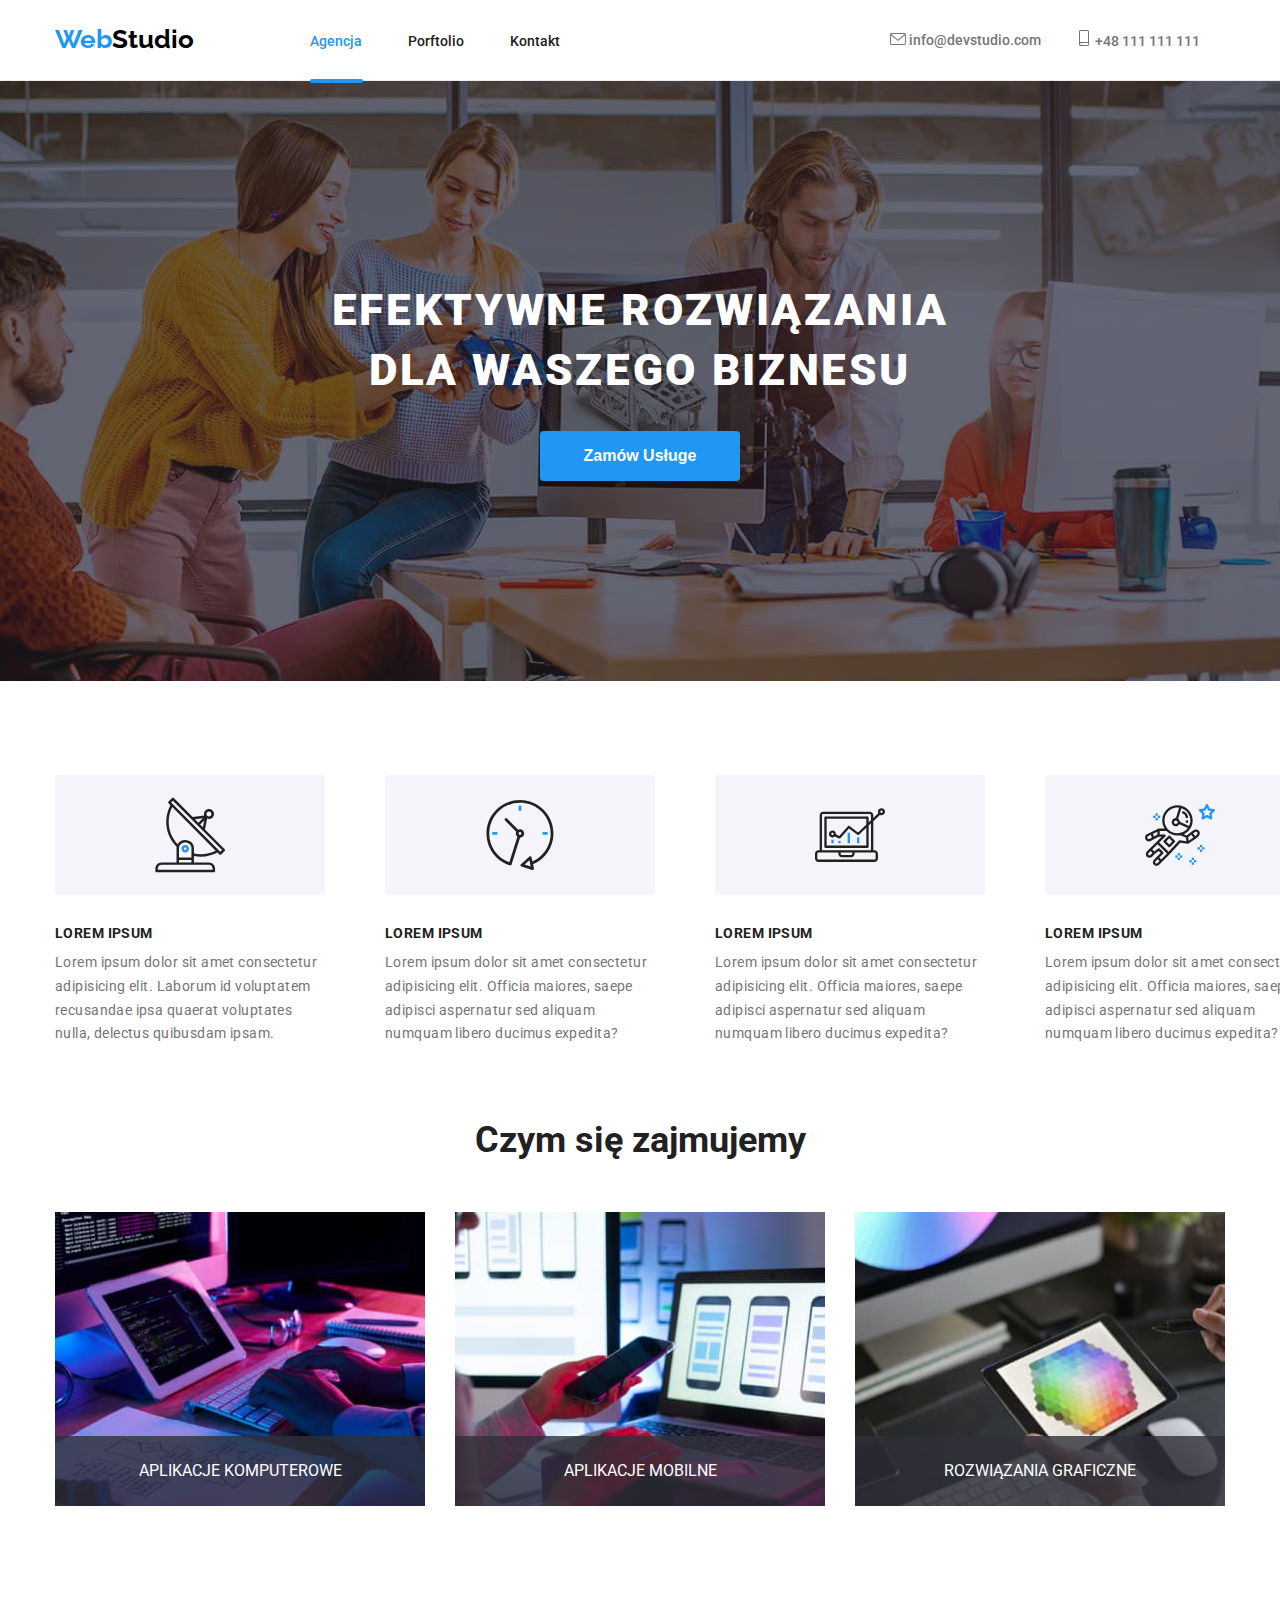
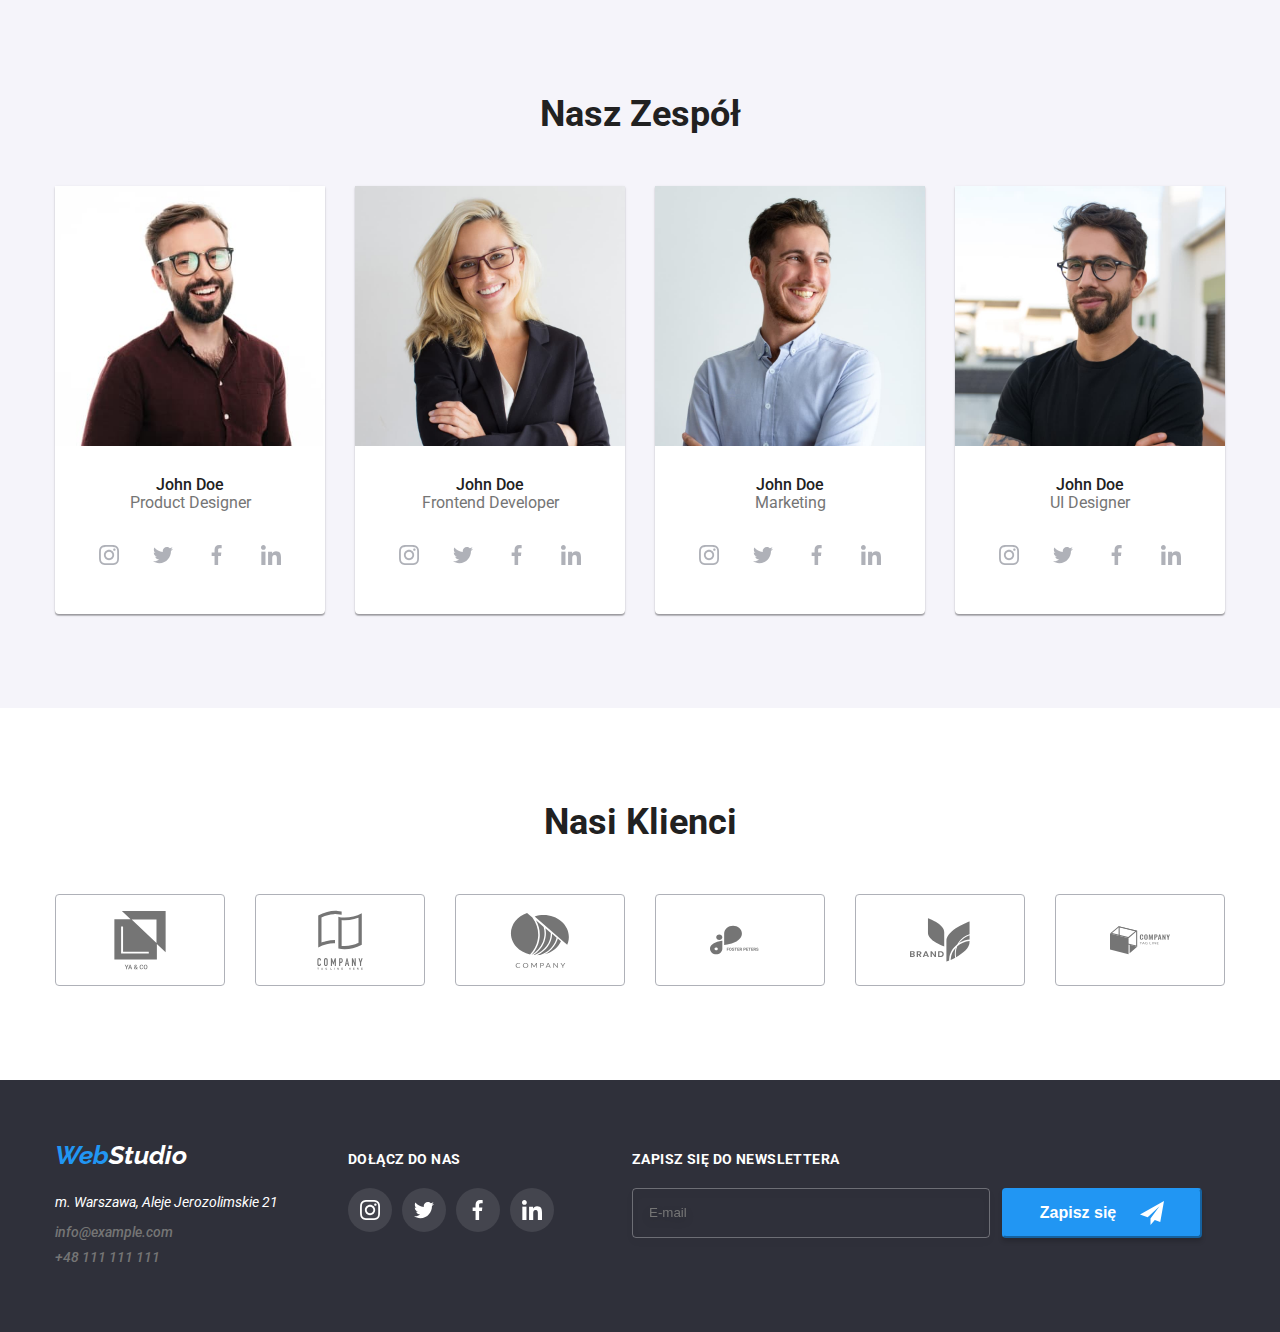
<file: index.html>
<!DOCTYPE html>
<html lang="pl">
  <head>
    <meta charset="UTF-8" />
    <meta http-equiv="X-UA-Compatible" content="IE=edge" />
    <meta name="viewport" content="width=device-width, initial-scale=1.0" />
    <link rel="preconnect" href="https://fonts.googleapis.com" />
    <link rel="preconnect" href="https://fonts.gstatic.com" crossorigin />
    <link
      href="https://fonts.googleapis.com/css2?family=Raleway:wght@700&family=Roboto:wght@400;500;700;900&display=swap"
      rel="stylesheet"
    />
    <link
      rel="stylesheet"
      href="https://cdnjs.cloudflare.com/ajax/libs/modern-normalize/1.1.0/modern-normalize.min.css"
      integrity="sha512-wpPYUAdjBVSE4KJnH1VR1HeZfpl1ub8YT/NKx4PuQ5NmX2tKuGu6U/JRp5y+Y8XG2tV+wKQpNHVUX03MfMFn9Q=="
      crossorigin="anonymous"
      referrerpolicy="no-referrer"
    />
    <link rel="stylesheet" href="./css/style.css" />
    <title>WebStudio</title>
  </head>
  <body>
    <header class="bottom-line">
      <nav class="container site-nav flex-nav-container">
        <div class="flex-logo-nav">
          <div>
            <a class="logo" href="index.html">
              <span class="logo-color">Web</span>Studio
            </a>
          </div>
          <nav>
            <ul class="navigation-list">
              <li>
                <a class="navigation navigation-active" href="index.html"
                  >Agencja</a
                >
              </li>
              <li>
                <a class="navigation" href="portfolio.html">Porftolio</a>
              </li>
              <li>
                <a class="navigation" href="#">Kontakt</a>
              </li>
            </ul>
          </nav>
        </div>
        <div class="contact-nav">
          <a class="link-contact" href="mailto:info@devstudio.com">
            <svg class="icon-header" width="16px" height="12px">
              <use href="images/icons.svg#icon-envelope"></use>
            </svg>
            info@devstudio.com
          </a>
          <a class="link-contact" href="tel:+48111111111"
            ><svg class="icon-header" width="16px" height="16px">
              <use href="images/icons.svg#icon-smartphone"></use>
            </svg>
            +48 111 111 111
          </a>
        </div>
      </nav>
    </header>
    <main>
      <section class="main-box">
        <div class="marketing-slogan">
          <h1 class="title-main">EFEKTYWNE ROZWIĄZANIA DLA WASZEGO BIZNESU</h1>
          <button class="button-order" data-modal-open>Zamów Usługe</button>
        </div>
      </section>
      <section>
        <ul class="container container-text">
          <li class="text-content">
            <div class="icon-box-style">
              <svg class="icon-box">
                <use href="images/icons.svg#icon-antenna" />
              </svg>
            </div>
            <h3 class="title-marketing">Lorem Ipsum</h3>
            <p class="text-marketing">
              Lorem ipsum dolor sit amet consectetur adipisicing elit. Laborum
              id voluptatem recusandae ipsa quaerat voluptates nulla, delectus
              quibusdam ipsam.
            </p>
          </li>
          <li class="text-content">
            <div class="icon-box-style">
              <svg class="icon-box">
                <use href="images/icons.svg#icon-clock" />
              </svg>
            </div>
            <h3 class="title-marketing">Lorem Ipsum</h3>
            <p class="text-marketing">
              Lorem ipsum dolor sit amet consectetur adipisicing elit. Officia
              maiores, saepe adipisci aspernatur sed aliquam numquam libero
              ducimus expedita?
            </p>
          </li>
          <li class="text-content">
            <div class="icon-box-style">
              <svg class="icon-box">
                <use href="images/icons.svg#icon-diagram" />
              </svg>
            </div>
            <h3 class="title-marketing">Lorem Ipsum</h3>
            <p class="text-marketing">
              Lorem ipsum dolor sit amet consectetur adipisicing elit. Officia
              maiores, saepe adipisci aspernatur sed aliquam numquam libero
              ducimus expedita?
            </p>
          </li>
          <li class="text-content">
            <div class="icon-box-style">
              <svg class="icon-box">
                <use href="images/icons.svg#icon-astronaut" />
              </svg>
            </div>
            <h3 class="title-marketing">Lorem Ipsum</h3>
            <p class="text-marketing">
              Lorem ipsum dolor sit amet consectetur adipisicing elit. Officia
              maiores, saepe adipisci aspernatur sed aliquam numquam libero
              ducimus expedita?
            </p>
          </li>
        </ul>
      </section>
      <section class="container image-content">
        <h2 class="title-image">Czym się zajmujemy</h2>
        <ul class="container-image">
          <li class="image-box">
            <img
              src="images/programer_working.jpg"
              width="370"
              height="294"
              alt="pracujący programista przy biurku w biurze"
            />
            <div class="title-box-name">
              <p class="tile-box-name-style">Aplikacje komputerowe</p>
            </div>
          </li>
          <li class="image-box">
            <img
              src="images/web_ui_designers.jpg"
              width="370"
              height="294"
              alt="projektant interfejsu internetowego opracowywujący interfejs aplikacji na telefony komórkowe"
            />
            <div class="title-box-name">
              <p class="tile-box-name-style">Aplikacje mobilne</p>
            </div>
          </li>
          <li class="image-box">
            <img
              src="images/creative_artist_web.jpg"
              width="370"
              height="294"
              alt="projektant kreatywny pracujący na wyborem colorów projektu graficznego"
            />
            <div class="title-box-name">
              <p class="tile-box-name-style">Rozwiązania graficzne</p>
            </div>
          </li>
        </ul>
      </section>
      <section class="team-section">
        <div class="container team-container">
          <h2 class="title-image">Nasz Zespół</h2>
          <ul class="team-box">
            <li class="image-box-team">
              <img
                src="images/team/product_designer.jpg"
                width="270"
                height="260"
                alt="mężczyzna o brązowych włosach ciemnym zaroście w okularach ubrany w brązową koszulę"
              />
              <div class="name-worker">John Doe</div>
              <div class="department-worker">Product Designer</div>
              <div class="team-icon-flex">
                <a href="#" class="icon-social-media-button">
                  <svg class="icon-social-media-team">
                    <use href="images/icons.svg#icon-instagram" />
                  </svg>
                </a>
                <a href="#" class="icon-social-media-button">
                  <svg class="icon-social-media-team">
                    <use href="images/icons.svg#icon-twitter" />
                  </svg>
                </a>
                <a href="#" class="icon-social-media-button">
                  <svg class="icon-social-media-team">
                    <use href="images/icons.svg#icon-facebook" />
                  </svg>
                </a>
                <a href="#" class="icon-social-media-button">
                  <svg class="icon-social-media-team">
                    <use href="images/icons.svg#icon-linkedin" />
                  </svg>
                </a>
              </div>
            </li>
            <li class="image-box-team">
              <img
                src="images/team/frontend_developer.jpg"
                width="270"
                height="260"
                alt="młoda kobieta o blond włosach jasnej karnacji i okularch ubrana w czarna marynarke oraz biała koszulę"
              />
              <div class="name-worker">John Doe</div>
              <div class="department-worker">Frontend Developer</div>
              <div class="team-icon-flex">
                <a href="#" class="icon-social-media-button">
                  <svg class="icon-social-media-team">
                    <use href="images/icons.svg#icon-instagram" />
                  </svg>
                </a>
                <a href="#" class="icon-social-media-button">
                  <svg class="icon-social-media-team">
                    <use href="images/icons.svg#icon-twitter" />
                  </svg>
                </a>
                <a href="#" class="icon-social-media-button">
                  <svg class="icon-social-media-team">
                    <use href="images/icons.svg#icon-facebook" />
                  </svg>
                </a>
                <a href="#" class="icon-social-media-button">
                  <svg class="icon-social-media-team">
                    <use href="images/icons.svg#icon-linkedin" />
                  </svg>
                </a>
              </div>
            </li>
            <li class="image-box-team">
              <img
                src="images/team/marketing.jpg"
                width="270"
                height="260"
                alt="młody mężczyzna o jasno brązowych włosach z delikatnym zarostem ubrany w jasno niebieską koszulę"
              />
              <div class="name-worker">John Doe</div>
              <div class="department-worker">Marketing</div>
              <div class="team-icon-flex">
                <a href="#" class="icon-social-media-button">
                  <svg class="icon-social-media-team">
                    <use href="images/icons.svg#icon-instagram" />
                  </svg>
                </a>
                <a href="#" class="icon-social-media-button">
                  <svg class="icon-social-media-team">
                    <use href="images/icons.svg#icon-twitter" />
                  </svg>
                </a>
                <a href="#" class="icon-social-media-button">
                  <svg class="icon-social-media-team">
                    <use href="images/icons.svg#icon-facebook" />
                  </svg>
                </a>
                <a href="#" class="icon-social-media-button">
                  <svg class="icon-social-media-team">
                    <use href="images/icons.svg#icon-linkedin" />
                  </svg>
                </a>
              </div>
            </li>
            <li class="image-box-team">
              <img
                src="images/team/ui_designer.jpg"
                width="270"
                height="260"
                alt="mężczyzna w srednim wieku o czarnych włosach z zarostem na twarzy ubrany w czarną koszulkę z krótkim rękawem"
              />
              <div class="name-worker">John Doe</div>
              <div class="department-worker">UI Designer</div>
              <div class="team-icon-flex">
                <a href="#" class="icon-social-media-button">
                  <svg class="icon-social-media-team">
                    <use href="images/icons.svg#icon-instagram" />
                  </svg>
                </a>
                <a href="#" class="icon-social-media-button">
                  <svg class="icon-social-media-team">
                    <use href="images/icons.svg#icon-twitter" />
                  </svg>
                </a>
                <a href="#" class="icon-social-media-button">
                  <svg class="icon-social-media-team">
                    <use href="images/icons.svg#icon-facebook" />
                  </svg>
                </a>
                <a href="#" class="icon-social-media-button">
                  <svg class="icon-social-media-team">
                    <use href="images/icons.svg#icon-linkedin" />
                  </svg>
                </a>
              </div>
            </li>
          </ul>
        </div>
      </section>
      <section>
        <div class="container company-container">
          <h2 class="title-image team-container">Nasi Klienci</h2>
          <ul class="team-box">
            <li>
              <a class="icon-box-company" href="#">
                <div class="icon-company-flex" href="#">
                  <svg class="icon-company">
                    <use href="images/icons.svg#icon-yaco" />
                  </svg>
                </div>
              </a>
            </li>
            <li>
              <a class="icon-box-company" href="#">
                <div class="icon-company-flex">
                  <svg class="icon-company">
                    <use href="images/icons.svg#icon-company-taglinehere" />
                  </svg>
                </div>
              </a>
            </li>
            <li>
              <a class="icon-box-company" href="#">
                <div class="icon-company-flex">
                  <svg class="icon-company">
                    <use href="images/icons.svg#icon-company" />
                  </svg>
                </div>
              </a>
            </li>
            <li>
              <a class="icon-box-company" href="#">
                <div class="icon-company-flex">
                  <svg class="icon-company">
                    <use href="images/icons.svg#icon-fosterpeters" />
                  </svg>
                </div>
              </a>
            </li>
            <li>
              <a class="icon-box-company" href="#">
                <div class="icon-company-flex">
                  <svg class="icon-company">
                    <use href="images/icons.svg#icon-brand" />
                  </svg>
                </div>
              </a>
            </li>
            <li>
              <a class="icon-box-company" href="#">
                <div class="icon-company-flex">
                  <svg class="icon-company">
                    <use href="images/icons.svg#icon-company-tagline" />
                  </svg>
                </div>
              </a>
            </li>
          </ul>
        </div>
      </section>
    </main>
    <footer class="footer-box">
      <address class="container footer-nav flex-footer-container">
        <div>
          <div class="logo-footer-container">
            <a class="logo-footer" href="index.html">
              <span class="logo-color">Web</span>Studio
            </a>
          </div>
          <address class="address-footer">
            <div class="address">m. Warszawa, Aleje Jerozolimskie 21</div>
            <a class="link-contact-footer" href="mailto:info@example.com"
              >info@example.com
            </a>
            <a class="link-contact-footer" href="tel:+48111111111"
              >+48 111 111 111
            </a>
          </address>
        </div>
        <div class="box-icon-social">
          <div class="footer-icon">
            <h3 class="icon-text">Dołącz do nas</h3>
          </div>
          <div class="footer-icon-flex">
            <a href="#" class="icon-social-media-button">
              <svg class="icon-social-media">
                <use href="images/icons.svg#icon-instagram" />
              </svg>
            </a>
            <a href="#" class="icon-social-media-button">
              <svg class="icon-social-media">
                <use href="images/icons.svg#icon-twitter" />
              </svg>
            </a>
            <a href="#" class="icon-social-media-button">
              <svg class="icon-social-media">
                <use href="images/icons.svg#icon-facebook" />
              </svg>
            </a>
            <a href="#" class="icon-social-media-button">
              <svg class="icon-social-media">
                <use href="images/icons.svg#icon-linkedin" />
              </svg>
            </a>
          </div>
        </div>
        <div class="newsletter-box">
          <h3 class="icon-text">Zapisz się do newslettera</h3>
          <form class="newsletter-flex">
            <label for="newsletter">
              <input
                id="newsletter"
                class="newsletter-footer"
                type="email"
                name="email"
                placeholder="E-mail"
              />
            </label>
            <button type="submit" class="newsletter-button">
              Zapisz się
              <svg width="24" height="24" class="newsletter-icon">
                <use href="./images/icons.svg#icon-send"></use>
              </svg>
            </button>
          </form>
        </div>
      </address>
    </footer>
    <div class="backdrop is-hidden" data-modal>
      <div class="modal">
        <button type="button" class="close-btn" data-modal-close>X</button>
        <h4 class="modal-name">Zostaw swoje dane w formularzu poniżej</h4>

        <form class="modal-form" autocomplete="on">
          <div>
            <label class="modal-label-description" for="name">
              Imie
              <svg width="18" height="18" class="modal-form-icon">
                <use href="./images/icons.svg#icon-personal"></use>
              </svg>
              <input
                class="modal-form-description"
                type="text"
                name="name"
                id="name"
                required
              />
            </label>
          </div>

          <div>
            <label class="modal-label-description" for="tel">
              Telefon
              <svg width="18" height="18" class="modal-form-icon">
                <use href="./images/icons.svg#icon-phone"></use>
              </svg>
              <input
                class="modal-form-description"
                type="tel"
                name="tel"
                id="tel"
                pattern="[0-9]{9}"
                required
              />
            </label>
          </div>

          <div>
            <label class="modal-label-description" for="email">
              Email
              <svg width="18" height="18" class="modal-form-icon">
                <use href="./images/icons.svg#icon-mail-2"></use>
              </svg>
              <input
                class="modal-form-description"
                type="email"
                name="email"
                id="email"
                required
              />
            </label>
          </div>

          <div>
            <label class="modal-label-description" for="comment">
              Komentarz
              <textarea
                class="modal-form-comment"
                name="comment"
                placeholder="Wprowadź tekst"
                id="comment"
              ></textarea>
            </label>
          </div>
          <div class="modal-statute">
            <label for="statute_form" class="modal-statute-form">
              <input
                class="modal-statute-form-checkbox"
                type="checkbox"
                name="statute"
                id="statute_form"
                required
              />
              <svg
                width="16"
                height="15"
                class="modal-statute-form-checkbox-icon"
              >
                <use href="./images/icons.svg#icon-check"></use>
              </svg>
              <span class="modal-statute-info">
                Oświadczam iż akceptuję
                <a class="modal-statute-link" href="#"> Regulamin </a>
                i
                <a class="modal-statute-link" href="#"
                  >Politykę Prywatności.</a
                ></span
              >
            </label>
            <button class="modal-btn-statute" type="submit">Wyślij</button>
          </div>
        </form>
      </div>
    </div>
    <script src="./js/modal.js"></script>
  </body>
</html>
</file>
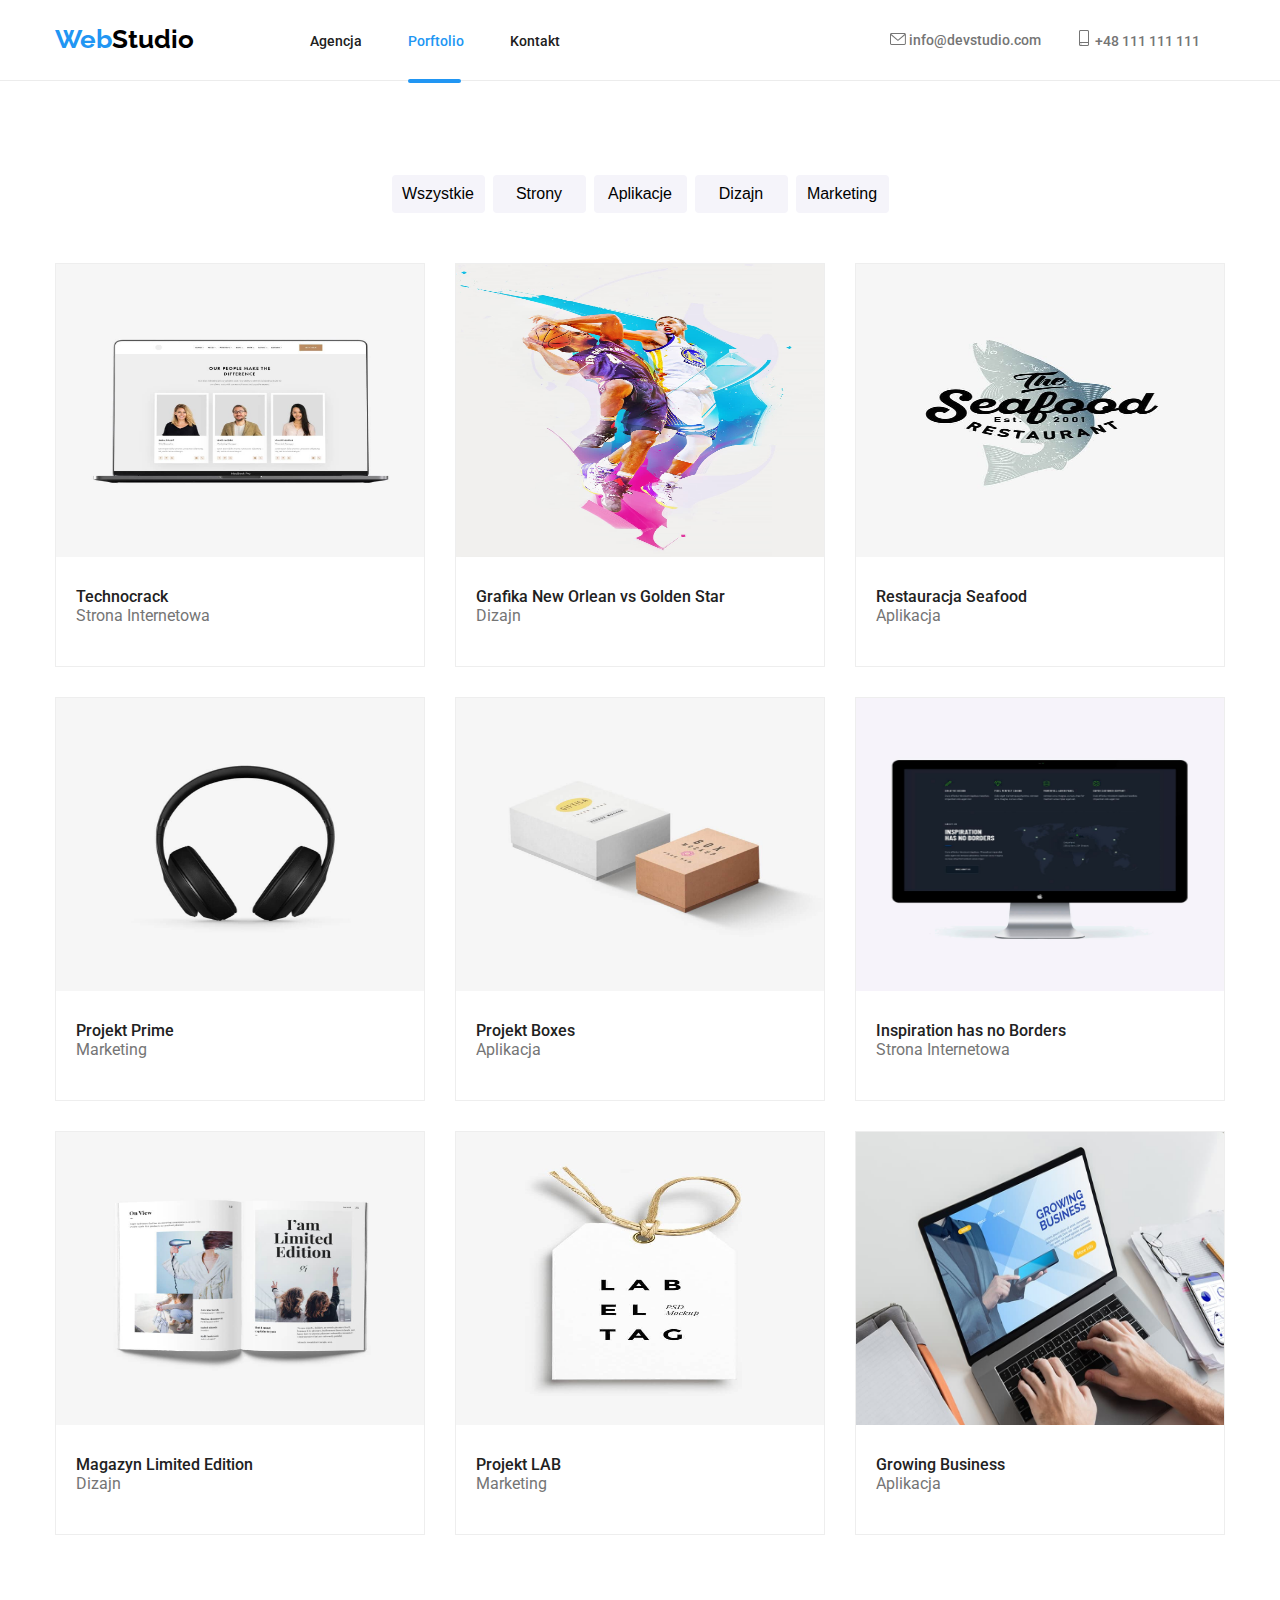
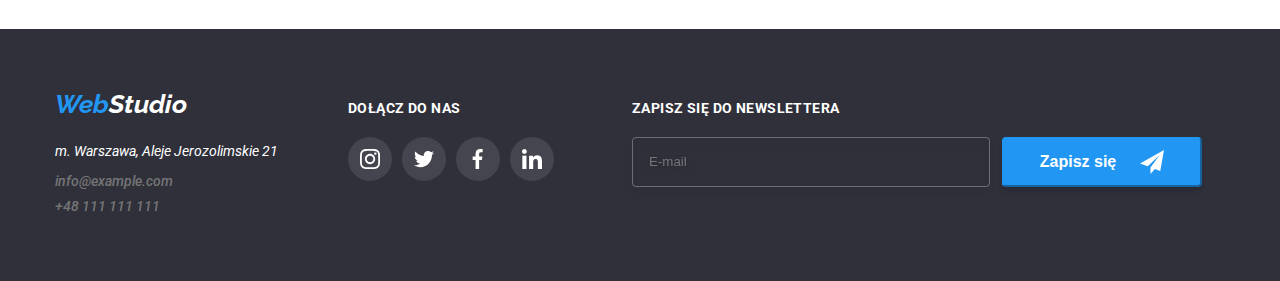
<file: portfolio.html>
<!DOCTYPE html>
<html lang="pl">
  <head>
    <meta charset="UTF-8" />
    <meta http-equiv="X-UA-Compatible" content="IE=edge" />
    <meta name="viewport" content="width=device-width, initial-scale=1.0" />
    <link rel="preconnect" href="https://fonts.googleapis.com" />
    <link rel="preconnect" href="https://fonts.gstatic.com" crossorigin />
    <link
      href="https://fonts.googleapis.com/css2?family=Raleway:wght@700&family=Roboto:wght@400;500;700;900&display=swap"
      rel="stylesheet"
    />
    <link rel="stylesheet" href="./css/style.css" />
    <title>WebStudio-Portfolio</title>
  </head>
  <body>
    <header class="bottom-line">
      <nav class="container site-nav flex-nav-container">
        <div class="flex-logo-nav">
          <div>
            <a class="logo" href="index.html">
              <span class="logo-color">Web</span>Studio
            </a>
          </div>
          <nav>
            <ul class="navigation-list">
              <li>
                <a class="navigation" href="index.html">Agencja</a>
              </li>
              <li>
                <a class="navigation navigation-active" href="portfolio.html"
                  >Porftolio</a
                >
              </li>
              <li>
                <a class="navigation" href="#">Kontakt</a>
              </li>
            </ul>
          </nav>
        </div>
        <div class="contact-nav">
          <a class="link-contact" href="mailto:info@devstudio.com">
            <svg class="icon-header" width="16px" height="12px">
              <use href="images/icons.svg#icon-envelope"></use>
            </svg>
            info@devstudio.com
          </a>
          <a class="link-contact" href="tel:+48111111111"
            ><svg class="icon-header" width="16px" height="16px">
              <use href="images/icons.svg#icon-smartphone"></use>
            </svg>
            +48 111 111 111
          </a>
        </div>
      </nav>
    </header>
    <main>
      <section class="container">
        <div>
          <ul class="button-portfolio-flex">
            <li>
              <button class="button-portfolio" type="button">Wszystkie</button>
            </li>
            <li>
              <button class="button-portfolio" type="button">Strony</button>
            </li>
            <li>
              <button class="button-portfolio" type="button">Aplikacje</button>
            </li>
            <li>
              <button class="button-portfolio" type="button">Dizajn</button>
            </li>
            <li>
              <button class="button-portfolio" type="button">Marketing</button>
            </li>
          </ul>
        </div>
        <div>
          <ul class="image-portfolio">
            <li class="image-box-portfolio">
              <img
                src="images/technocrack.jpg"
                width="370"
                height="294"
                alt="projekt strony internetowej wykonany na zlecenie klienta"
              />
              <div class="portfolio-box-hover"></div>
              <div class="name-project-box">
                <div class="name-project">Technocrack</div>
                <div class="department-class">Strona Internetowa</div>
              </div>
            </li>
            <li class="image-box-portfolio">
              <img
                src="images/graphic_new_orlean.jpg"
                width="370"
                height="294"
                alt="dwóch koszykarzy walczących o piłke"
              />
              <div class="portfolio-box-hover"></div>
              <div class="name-project-box">
                <div class="name-project">
                  Grafika New Orlean vs Golden Star
                </div>
                <div class="department-class">Dizajn</div>
              </div>
            </li>
            <li class="image-box-portfolio">
              <img
                src="images/restaurant_seafood.jpg"
                width="370"
                height="294"
                alt="logo aplikacji w kształcie ryby"
              />
              <div class="portfolio-box-hover"></div>
              <div class="name-project-box">
                <div class="name-project">Restauracja Seafood</div>
                <div class="department-class">Aplikacja</div>
              </div>
            </li>
            <li class="image-box-portfolio">
              <img
                src="images/project_prime.jpg"
                width="370"
                height="294"
                alt="czarne słuchawki nauszne"
              />
              <div class="portfolio-box-hover"></div>
              <div class="name-project-box">
                <div class="name-project">Projekt Prime</div>
                <div class="department-class">Marketing</div>
              </div>
            </li>
            <li class="image-box-portfolio">
              <img
                src="images/project_boxes.jpg"
                width="370"
                height="294"
                alt="dawa pudełka kartonowe większe w kolorze białym mniejsze w kolorze brązowym"
              />
              <div class="portfolio-box-hover"></div>
              <div class="name-project-box">
                <div class="name-project">Projekt Boxes</div>
                <div class="department-class">Aplikacja</div>
              </div>
            </li>
            <li class="image-box-portfolio">
              <img
                src="images/inspiration.jpg"
                width="370"
                height="294"
                alt="czarne słuchawki nauszne"
              />
              <div class="portfolio-box-hover"></div>
              <div class="name-project-box">
                <div class="name-project">Inspiration has no Borders</div>
                <div class="department-class">Strona Internetowa</div>
              </div>
            </li>
            <li class="image-box-portfolio">
              <img
                src="images/magazine.jpg"
                width="370"
                height="294"
                alt="otwarty magazyn w którym znajdują się akrtyuły dla kobiet"
              />
              <div class="portfolio-box-hover"></div>
              <div class="name-project-box">
                <div class="name-project">Magazyn Limited Edition</div>
                <div class="department-class">Dizajn</div>
              </div>
            </li>
            <li class="image-box-portfolio">
              <img
                src="images/project_lab.jpg"
                width="370"
                height="294"
                alt="biała zawieszka na ciuchy z napisaem lab el tag"
              />
              <div class="portfolio-box-hover"></div>
              <div class="name-project-box">
                <div class="name-project">Projekt LAB</div>
                <div class="department-class">Marketing</div>
              </div>
            </li>
            <li class="image-box-portfolio">
              <img
                src="images/growing_busines.jpg"
                width="370"
                height="294"
                alt="otwarty laptop marki apple z stroną internetową firmy growing business"
              />
              <div class="portfolio-box-hover"></div>
              <div class="name-project-box">
                <div class="name-project">Growing Business</div>
                <div class="department-class">Aplikacja</div>
              </div>
            </li>
          </ul>
        </div>
      </section>
    </main>
    <footer class="footer-box">
      <address class="container footer-nav flex-footer-container">
        <div>
          <div class="logo-footer-container">
            <a class="logo-footer" href="index.html">
              <span class="logo-color">Web</span>Studio
            </a>
          </div>
          <address class="address-footer">
            <div class="address">m. Warszawa, Aleje Jerozolimskie 21</div>
            <a class="link-contact-footer" href="mailto:info@example.com"
              >info@example.com
            </a>
            <a class="link-contact-footer" href="tel:+48111111111"
              >+48 111 111 111
            </a>
          </address>
        </div>
        <div class="box-icon-social">
          <div class="footer-icon">
            <h3 class="icon-text">Dołącz do nas</h3>
          </div>
          <div class="footer-icon-flex">
            <a href="#" class="icon-social-media-button">
              <svg class="icon-social-media">
                <use href="images/icons.svg#icon-instagram" />
              </svg>
            </a>
            <a href="#" class="icon-social-media-button">
              <svg class="icon-social-media">
                <use href="images/icons.svg#icon-twitter" />
              </svg>
            </a>
            <a href="#" class="icon-social-media-button">
              <svg class="icon-social-media">
                <use href="images/icons.svg#icon-facebook" />
              </svg>
            </a>
            <a href="#" class="icon-social-media-button">
              <svg class="icon-social-media">
                <use href="images/icons.svg#icon-linkedin" />
              </svg>
            </a>
          </div>
        </div>
        <div class="newsletter-box">
          <h3 class="icon-text">Zapisz się do newslettera</h3>
          <form class="newsletter-flex">
            <label for="newsletter">
              <input
                id="newsletter"
                class="newsletter-footer"
                type="email"
                name="email"
                placeholder="E-mail"
              />
            </label>
            <button type="submit" class="newsletter-button">
              Zapisz się
              <svg width="24" height="24" class="newsletter-icon">
                <use href="./images/icons.svg#icon-send"></use>
              </svg>
            </button>
          </form>
        </div>
      </address>
    </footer>
  </body>
</html>
</file>
<file: css/style.css>
*,
*::before,
*::after {
  box-sizing: border-box;
  margin: 0;
  padding: 0;
}

body {
  font-family: "Roboto", sans-serif;
  color: #212121;
}

/* Navigation Start Position */

.site-nav {
  height: 80px;
}

.bottom-line {
  border-bottom: 1px solid #ececec;
}

.container {
  max-width: 1170px;
  margin: 0 auto;
}

.flex-nav-container {
  display: flex;
  justify-content: space-between;
  align-items: center;
}

.flex-logo-nav {
  display: flex;
  align-items: center;
}

.navigation-list {
  display: flex;
  padding: 0;
  list-style: none;
  margin-left: 93px;
}

.navigation-list li {
  margin: 0 23px;
}

.contact-nav a {
  margin: 0 25px 0 10px;
}
.contact-nav {
  display: flex;
  align-items: center;
  flex-direction: row;
}

/* Navigation End Position */

.main-box {
  background-image: url("../images/color_home.png"),
    url("../images/background_home.jpg");
  background-position: center;
  background-size: cover;
  height: 600px;
  max-width: 1600px;
  margin: auto;
}

.logo {
  font-family: "Raleway", sans-serif;
  font-weight: 700;
  font-size: 1.625rem;
  line-height: 1.2;
  color: #000000;
}

.logo-color {
  color: #2196f3;
}

.navigation {
  font-weight: 500;
  font-size: 0.875rem;
  line-height: 1.15;
  color: #212121;
  text-decoration: none;
  position: relative;
}

a {
  text-decoration: none;
}

.link-contact {
  font-weight: 500;
  font-size: 0.875rem;
  line-height: 1.15;
  color: #757575;
}

.link-contact-footer {
  font-weight: 500;
  font-size: 0.875rem;
  line-height: 1.15;
  color: #757575;
}

.navigation:hover,
.navigation:focus,
.link-contact:focus,
.link-contact:hover {
  color: #2196f3;
  fill: #2196f3;
  transition-property: color, fill;
  transition-duration: 250ms;
  transition-timing-function: cubic-bezier(0.4, 0, 0.2, 1);
}

.navigation-active::after {
  background-color: #2196f3;
  content: "";
  position: absolute;
  width: 53px;
  height: 4px;
  top: 46px;
  border-radius: 2px;
  left: 0;
}

.navigation-active {
  color: #2196f3;
}

.marketing-slogan {
  display: flex;
  flex-direction: column;
  align-items: center;
}

.title-main {
  font-weight: 900;
  font-size: 2.75rem;
  line-height: 1.36;
  text-align: center;
  color: #ffffff;
  width: 696px;
  height: 120px;
  letter-spacing: 0.06em;
  text-transform: uppercase;
  margin-top: 200px;
}

.button-order {
  font-weight: 700;
  font-size: 1rem;
  line-height: 1.87;
  color: #ffffff;
  background: #2196f3;
  border: #2196f3;
  box-shadow: 0px 4px 4px rgba(0, 0, 0, 0.15);
  border-radius: 4px;
  cursor: pointer;
  width: 200px;
  height: 50px;
  margin-top: 30px;
  transform: scale(1);
  transition-property: transform;
  transition-duration: 250ms;
  transition-timing-function: cubic-bezier(0.4, 0, 0.2, 1);
}

.button-order:hover {
  transform: scale(1.05);
}

.container-text {
  text-decoration: none;
  list-style: none;
  display: flex;
  margin-top: 94px;
  gap: 30px;
}

.text-marketing {
  font-size: 0.875rem;
  line-height: 1.7;
  color: #757575;
  letter-spacing: 0.03em;
  margin-top: 10px;
  width: 270px;
  height: 75px;
}

.title-marketing {
  font-weight: 700;
  font-size: 0.875rem;
  line-height: 1.15;
  letter-spacing: 0.03em;
  text-transform: uppercase;
}

.image-content {
  margin-top: 94px;
}

.title-image {
  font-weight: 700;
  font-size: 2.25rem;
  line-height: 1.16;
  text-align: center;
}

.container-image {
  list-style: none;
  display: flex;
  justify-content: space-between;
  margin-top: 50px;
  padding: 0%;
}

.team-section {
  height: 708px;
  background: #f5f4fa;
  margin-top: 94px;
}

.team-container {
  padding-top: 94px;
}

.team-box {
  display: flex;
  list-style: none;
  margin-top: 50px;
  gap: 30px;
}

.name-worker {
  font-weight: 500;
  font-size: 1rem;
  line-height: 1.18;
  text-align: center;
  margin-top: 30px;
}

.name-project {
  font-weight: 500;
  font-size: 1rem;
  line-height: 1.18;
  margin-top: 30px;
}

.department-worker {
  font-size: 1rem;
  line-height: 1.18;
  color: #757575;
  text-align: center;
}

.department-class {
  font-size: 1rem;
  line-height: 1.18;
  color: #757575;
}
.name-project-box {
  width: 370px;
  height: 109px;
  padding: 1px 20px;
  position: relative;
  background: white;
  top: -5px;
}

.address {
  font-size: 0.875rem;
  line-height: 1.71;
  color: #ffffff;
}

.footer-box {
  background: #2f303a;
}

.logo-footer {
  font-family: "Raleway";
  font-weight: 700;
  font-size: 1.625rem;
  line-height: 1.2;
  color: #ffffff;
}

.button-portfolio {
  font-style: normal;
  font-weight: 500;
  font-size: 1rem;
  line-height: 1.625;
  background: #f5f4fa;
  width: 93px;
  height: 38px;
  border-radius: 4px;
  border-width: 0;
}

.button-portfolio:hover,
.button-portfolio:focus {
  background: #2196f3;
  color: #ffffff;
  box-shadow: 0px 3px 1px rgba(0, 0, 0, 0.1), 0px 1px 2px rgba(0, 0, 0, 0.08),
    0px 2px 2px rgba(0, 0, 0, 0.12);
  border-radius: 4px;
  cursor: pointer;
  transition-property: background, color, box-shadow;
  transition-duration: 250ms;
  transition-timing-function: cubic-bezier(0.4, 0, 0.2, 1);
}

.button-portfolio-flex {
  display: flex;
  list-style: none;
  gap: 8px;
  justify-content: center;
  margin-top: 94px;
}
.text-content {
  margin-right: 30px;
}

.image-box {
  width: 370px;
  height: 294px;
  position: relative;
  z-index: 4;
}

.title-box-name {
  width: 370px;
  height: 70px;
  background: rgba(47, 48, 58, 0.8);
  position: absolute;
  bottom: 0;
  left: 0;
  display: flex;
  justify-content: center;
  align-items: center;
}

.tile-box-name-style {
  color: #ffffff;
  text-transform: uppercase;
}

.image-box-team {
  width: 270px;
  height: 428px;
  background: #ffffff;
  box-shadow: 0px 1px 3px rgba(0, 0, 0, 0.12), 0px 1px 1px rgba(0, 0, 0, 0.14),
    0px 2px 1px rgba(0, 0, 0, 0.2);
  border-radius: 0px 0px 4px 4px;
  display: flex;
  flex-direction: column;
}

.footer-nav {
  height: 252px;
}

.flex-footer-container {
  display: flex;
}

.logo-footer-container {
  margin-top: 60px;
}

.address-footer {
  margin-top: 20px;
  gap: 9px;
  display: flex;
  flex-direction: column;
}

.image-box-portfolio {
  width: 370px;
  height: 404px;
  background: #ffffff;
  border: 1px solid #eeeeee;
  list-style: none;
  position: relative;
  z-index: 1;
  overflow: hidden;
}

.image-box-portfolio:focus,
.image-box-portfolio:hover {
  background: #ffffff;
  border: 1px solid #eeeeee;
  box-shadow: 0px 1px 1px rgba(0, 0, 0, 0.12), 0px 4px 4px rgba(0, 0, 0, 0.06),
    1px 4px 6px rgba(0, 0, 0, 0.16);
  transition-property: background, border, box-shadow;
  transition-duration: 250ms;
  transition-timing-function: cubic-bezier(0.4, 0, 0.2, 1);
}

.image-portfolio {
  display: flex;
  flex-wrap: wrap;
  gap: 30px;
  margin: 50px 0 94px;
}

.portfolio-box-hover::before {
  content: "Technocrack jest popularną platformą wykorzystywaną do rozpowszechniania koronawirusa. Firmy wykorzystują tę platformę do celów szpiegowskich i ataków na niezabezpieczone serwery konkurencji";
  letter-spacing: 0.03em;
  color: #ffffff;
  font-size: 1.2;
  line-height: 1.5;
  padding: 49px 45px 49px 24px;
  display: flex;
  justify-content: center;
  align-items: center;
  width: 370px;
  height: 294px;
  position: absolute;
  background: rgba(33, 150, 243, 0.9);
  top: 0;
  left: 0;
  bottom: 0;
  right: 0;
  transform: translateY(100%);
  transition: transform 250ms cubic-bezier(0.4, 0, 0.2, 1);
  transform-origin: bottom;
}

.image-box-portfolio:hover .portfolio-box-hover::before {
  transform: translateY(0%);
}

.link-contact:focus .icon-header,
.link-contact:hover .icon-header,
.link-contact:active .icon-header {
  fill: #2196f3;
  transition-property: fill;
  transition-duration: 250ms;
  transition-timing-function: cubic-bezier(0.4, 0, 0.2, 1);
}

.icon-header {
  fill: #757575;
}

.icon-box {
  width: 70px;
}

.icon-box-style {
  width: 270px;
  height: 120px;
  background-color: #f5f4fa;
  border-radius: 4px;
  display: flex;
  justify-content: center;
  margin-bottom: 30px;
}

.icon-box-company {
  width: 170px;
  height: 92px;
  border: 1px solid #afb1b8;
  border-radius: 4px;
  display: flex;
  justify-content: center;
  align-items: center;
}

.company-container {
  margin-bottom: 94px;
}

.icon-company-flex {
  width: 106px;
  height: 60px;
  display: flex;
  fill: #757575;
}

.icon-box-company:hover,
.icon-box-company:focus,
.icon-box-company:active {
  border: 1px solid #2196f3;
  fill: #2196f3;
  transition-property: fill;
  transition-duration: 250ms;
  transition-timing-function: cubic-bezier(0.4, 0, 0.2, 1);
}
.icon-box-company:hover .icon-company,
.icon-box-company:focus .icon-company,
.icon-box-company:active .icon-company {
  fill: #2196f3;
  transition-property: fill;
  transition-duration: 250ms;
  transition-timing-function: cubic-bezier(0.4, 0, 0.2, 1);
}

.footer-icon {
  display: flex;
}

.footer-icon-flex {
  display: flex;
  gap: 10px;
}

.team-icon-flex {
  display: flex;
  justify-content: center;
  gap: 10px;
}

.icon-social-media {
  width: 20px;
  height: 20px;
  fill: #ffffff;
}

.icon-social-media-button {
  width: 44px;
  height: 44px;
  display: flex;
  justify-content: center;
  align-items: center;
  border-radius: 50%;
  background-color: rgba(255, 255, 255, 0.1);
  margin-top: 20px;
}

.icon-social-media-button:hover,
.icon-social-media-button:active,
.icon-social-media-button:focus {
  border-radius: 50%;
  background-color: #2196f3;
  transition-property: background-color;
  transition-duration: 250ms;
  transition-timing-function: cubic-bezier(0.4, 0, 0.2, 1);
}

.box-icon-social {
  display: flex;
  flex-direction: column;
  margin-top: 72px;
  margin-left: 70px;
  width: 206px;
  height: 80px;
}

.icon-text {
  color: #ffffff;
  text-transform: uppercase;
  font-style: normal;
  font-weight: 700;
  font-size: 0.875rem;
  line-height: 1.14;
  letter-spacing: 0.03em;
}

.icon-social-media-team {
  width: 20px;
  height: 20px;
  fill: #afb1b8;
}

.icon-social-media-button:hover .icon-social-media-team,
.icon-social-media-button:active .icon-social-media-team,
.icon-social-media-button:focus .icon-social-media-team {
  fill: #ffffff;
  transition-property: fill;
  transition-duration: 250ms;
  transition-timing-function: cubic-bezier(0.4, 0, 0.2, 1);
}

.backdrop {
  width: 100%;
  height: 100%;
  left: 0px;
  top: 0px;
  position: fixed;
  background: rgba(0, 0, 0, 0.2);
  display: flex;
  justify-content: center;
  align-items: center;
  transform: scale(1);
  transition-duration: 500ms;
  transition-timing-function: ease;
}

.is-hidden {
  opacity: 0;
  visibility: hidden;
  pointer-events: none;
}

.modal {
  width: 528px;
  height: 581px;
  background: #ffffff;
  box-shadow: 0px 1px 3px rgba(0, 0, 0, 0.12), 0px 1px 1px rgba(0, 0, 0, 0.14),
    0px 2px 1px rgba(0, 0, 0, 0.2);
  border-radius: 4px;
}

.close-btn {
  width: 30px;
  height: 30px;
  background: #ffffff;
  border: 1px solid rgba(0, 0, 0, 0.1);
  box-sizing: border-box;
  border-radius: 50%;
  margin-top: 8px;
  margin-left: 490px;
  top: 8px;
  right: 8px;
  cursor: pointer;
}

.modal-name {
  font-weight: 700;
  font-size: 1.25rem;
  line-height: 1.17;
  letter-spacing: 0.03em;
  margin: 2px 40px 12px 40px;
  text-align: center;
}

.modal-form {
  display: flex;
  flex-direction: column;
  gap: 10px;
  margin: 0 40px;
}

.modal-label-description {
  font-weight: 400;
  font-size: 0.75rem;
  line-height: 1.17;
  letter-spacing: 0.01em;
  color: rgba(117, 117, 117, 0.5);
  position: relative;
  display: flex;
  flex-direction: column;
  gap: 4px;
}

.modal-form-icon {
  fill: #212121;
  position: absolute;
  bottom: 11px;
  left: 15px;
  transition: fill 250ms cubic-bezier(0.4, 0, 0.2, 1);
}

.modal-form-description {
  width: 448px;
  height: 40px;
  border: 1px solid rgba(33, 33, 33, 0.2);
  border-radius: 4px;
  padding: 11px 12px 11px 42px;
  outline: none;
  transition: border-color 250ms cubic-bezier(0.4, 0, 0.2, 1);
}

.modal-form-description:required {
  border-color: red;
}

.modal-statute-form-checkbox:required {
  border-color: red;
}

.modal-form-comment {
  font-weight: 400;
  font-size: 0.75rem;
  line-height: 1.17;
  letter-spacing: 0.01em;
  width: 448px;
  height: 120px;
  border: 1px solid rgba(33, 33, 33, 0.2);
  border-radius: 4px;
  resize: none;
  padding: 12px 16px;
  outline: none;
}

.modal-statute {
  margin-top: 20px;
}

.modal-statute-form {
  position: relative;
  display: flex;
  align-items: center;
}

.modal-statute-form-checkbox {
  fill: #ffffff;
  border: 2px solid #000000;
  border-radius: 2px;
  width: 16px;
  height: 15px;
  appearance: none;
  margin-left: 15px;
  margin-right: 8px;
}

.modal-statute-form-checkbox-icon {
  position: absolute;
  left: 15px;
  bottom: 4.5px;
  opacity: 0;
  border-radius: 2px;
}

.modal-statute-info {
  font-weight: 400;
  font-size: 0.87rem;
  line-height: 1.71;
  letter-spacing: 0.03em;
  color: #757575;
}

.modal-statute-link {
  text-decoration: underline;
  color: #2196f3;
}

.modal-btn-statute {
  font-weight: 700;
  font-size: 16px;
  color: #ffffff;
  background-color: #2196f3;
  outline: none;
  border: none;
  border-radius: 4px;
  letter-spacing: 0.06em;
  width: 200px;
  height: 50px;
  cursor: pointer;
  text-align: center;
  box-shadow: 0px 4px 4px rgba(0, 0, 0, 0.15);
  margin-bottom: 40px;
  margin-left: 124px;
  margin-top: 30px;
  padding: 0;
}

.modal-statute-form-checkbox:checked + .modal-statute-form-checkbox-icon {
  background-color: #2196f3;
  border-color: #2196f3;
  fill: #ffffff;
  opacity: 1;
}

.modal-label-description:focus-within .modal-form-description {
  border-color: #2196f3;
}

.modal-label-description:focus-within .modal-form-icon {
  fill: #2196f3;
}

.modal-label-description:focus-within .modal-form-comment {
  border-color: #2196f3;
}

.newsletter-box {
  margin-top: 72px;
  margin-left: 78px;
}

.newsletter-footer {
  width: 358px;
  height: 50px;
  border: 1px solid rgba(255, 255, 255, 0.3);
  filter: drop-shadow(0px 4px 4px rgba(0, 0, 0, 0.15));
  border-radius: 4px;
  background: none;
  padding: 15px 16px;
}

.newsletter-button {
  display: block;
  display: flex;
  justify-content: center;
  align-items: center;
  gap: 24px;
  font-weight: 700;
  font-size: 16px;
  line-height: 30px;
  width: 200px;
  height: 50px;
  color: #ffffff;
  fill: #ffffff;
  background: #2196f3;
  border-color: #2196f3;
  box-shadow: 0px 4px 4px rgba(0, 0, 0, 0.15);
  border-radius: 4px;
}

.newsletter-flex {
  display: flex;
  align-items: center;
  margin-top: 20px;
  gap: 12px;
}

::placeholder {
}
</file>
